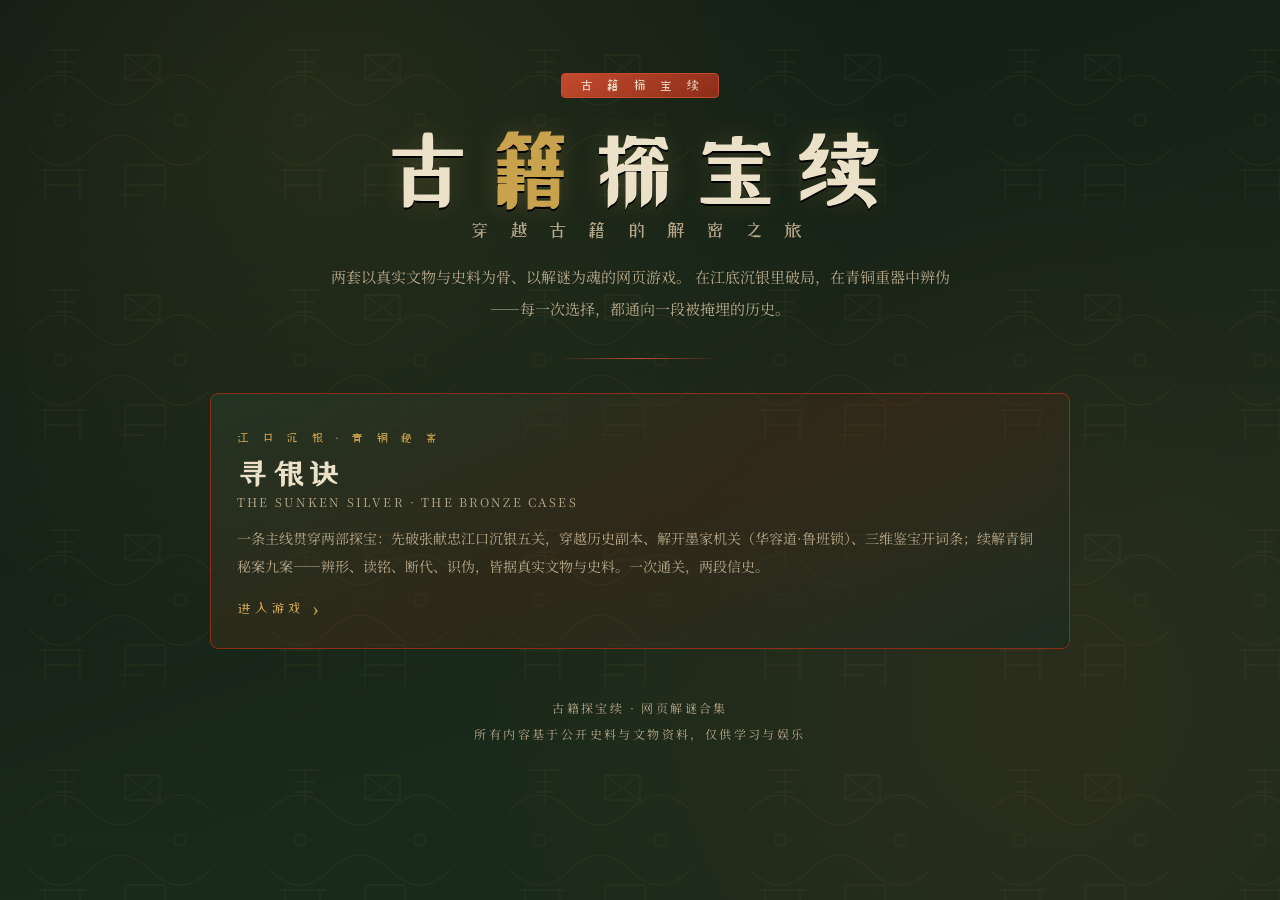
<file: index.html>
<!DOCTYPE html>
<html lang="zh-CN">
<head>
  <meta charset="UTF-8">
  <meta name="viewport" content="width=device-width, initial-scale=1.0">
  <title>古籍探宝续 — 穿越古籍的解密之旅</title>
  <meta name="description" content="古籍探宝续：江口沉银·寻银诀 与 鉴藏司·青铜秘案 两款古籍文物解谜游戏的合集入口。">
  <link rel="preconnect" href="https://fonts.googleapis.com">
  <link rel="icon" href="[data-uri]">
  <link rel="stylesheet" href="https://fonts.googleapis.com/css2?family=Noto+Serif+SC:wght@400;700;900&family=ZCOOL+XiaoWei&family=Ma+Shan+Zheng&display=swap">
  <style>
    :root{
      --ink:#0f1a12; --ink-2:#1a2a1a; --panel:#1d2c1f; --panel2:#243423;
      --paper:#ebe0c8; --paper-dim:#b8a88a; --silver:#c4b998; --silver-hi:#f3e9d6;
      --bronze:#9c6b3f; --bronze-l:#c79a5b;
      --cinnabar:#c44a2e; --cinnabar-d:#8b2e1a; --cinnabar-l:#d4785e;
      --gold:#c9a24e; --gold-hi:#e8cd7a; --jade:#6b8e7b; --ok:#7a9e6e;
      --serif:"Noto Serif SC","Songti SC","STSong","SimSun",serif;
      --seal-font:"ZCOOL XiaoWei","Ma Shan Zheng","STKaiti","KaiTi",serif;
    }
    *{box-sizing:border-box;margin:0;padding:0}
    html,body{height:100%}
    body{
      font-family:var(--serif);
      color:var(--paper);
      background:
        radial-gradient(circle at 25% 12%, rgba(201,162,78,.10), transparent 45%),
        radial-gradient(circle at 82% 78%, rgba(196,74,46,.10), transparent 45%),
        linear-gradient(160deg,#0f1a12,#1a2a1a 70%);
      background-attachment:fixed;
      min-height:100%;
      display:flex;flex-direction:column;align-items:center;
      padding:clamp(24px,6vw,72px) 18px 40px;
    }
    /* 青铜铭文暗纹 */
    body::before{content:"";position:fixed;inset:0;pointer-events:none;opacity:.07;z-index:0;
      background-image:url("[data-uri]");
      background-repeat:repeat;background-size:240px 240px;
    }
    .brand{text-align:center;margin-bottom:10px;position:relative;z-index:1}
    .seal{
      display:inline-block;font-family:var(--seal-font);font-size:13px;letter-spacing:.4em;
      color:var(--paper);border:1px solid var(--cinnabar);
      padding:5px 14px 5px 18px;border-radius:4px;
      background:linear-gradient(145deg,var(--cinnabar),var(--cinnabar-d));
    }
    h1{
      font-family:var(--seal-font);
      font-size:clamp(44px,9vw,84px);font-weight:900;letter-spacing:.2em;
      margin:20px 0 8px;color:var(--paper);
      text-shadow:0 2px 0 #000,0 0 24px rgba(201,162,78,.2);
      position:relative;z-index:1;
    }
    h1 .accent{color:var(--gold)}
    .subtitle{
      font-family:var(--seal-font);font-size:clamp(14px,3.4vw,19px);
      color:var(--paper-dim);letter-spacing:.4em;position:relative;z-index:1;
    }
    .lead{
      max-width:640px;text-align:center;color:var(--paper-dim);
      font-size:15px;line-height:2.1;margin:22px auto 6px;position:relative;z-index:1;
    }
    .rule{
      width:160px;height:1px;margin:28px auto;
      background:linear-gradient(90deg,transparent,var(--cinnabar),transparent);position:relative;z-index:1;
    }
    .games{
      display:grid;grid-template-columns:repeat(auto-fit,minmax(280px,1fr));
      gap:22px;width:100%;max-width:860px;margin-top:6px;position:relative;z-index:1;
    }
    .card{
      position:relative;display:block;text-decoration:none;color:inherit;
      border:1px solid var(--cinnabar-d);border-radius:8px;
      padding:30px 26px;overflow:hidden;
      background:linear-gradient(155deg,var(--panel2),var(--panel));
      transition:transform .25s ease,border-color .25s ease,box-shadow .25s ease;
    }
    .card:hover{
      transform:translateY(-6px);
      border-color:var(--gold);
      box-shadow:0 16px 40px rgba(0,0,0,.5),0 0 0 1px rgba(201,162,78,.25) inset;
    }
    .card .tag{
      font-family:var(--seal-font);font-size:12px;letter-spacing:.4em;color:var(--gold);
    }
    .card h2{
      font-family:var(--seal-font);font-size:30px;font-weight:900;margin:12px 0 4px;letter-spacing:.15em;color:var(--paper);
    }
    .card .en{font-size:12px;color:var(--paper-dim);letter-spacing:.18em;margin-bottom:14px}
    .card p{font-size:14px;line-height:2;color:var(--paper-dim)}
    .card .enter{
      margin-top:18px;display:inline-flex;align-items:center;gap:8px;
      font-size:14px;color:var(--gold);letter-spacing:.2em;font-family:var(--seal-font);
    }
    .card .enter::after{content:"›";font-size:20px;line-height:1}
    .card.jk{background:linear-gradient(155deg,var(--panel2),rgba(139,46,26,.18),var(--panel))}
    footer{
      margin-top:46px;text-align:center;color:var(--paper-dim);
      font-size:12px;letter-spacing:.2em;line-height:2.2;position:relative;z-index:1;
    }
    footer a{color:var(--bronze-l);text-decoration:none}
  </style>
</head>
<body>
  <div class="brand">
    <span class="seal">古 籍 探 宝 续</span>
  </div>
  <h1>古<span class="accent">籍</span>探宝续</h1>
  <div class="subtitle">穿 越 古 籍 的 解 密 之 旅</div>

  <p class="lead">
    两套以真实文物与史料为骨、以解谜为魂的网页游戏。
    在江底沉银里破局，在青铜重器中辨伪——每一次选择，都通向一段被掩埋的历史。
  </p>

  <div class="rule"></div>

  <main class="games">
    <a class="card jk" href="./jiangkou-chenyin/">
      <span class="tag">江 口 沉 银 · 青 铜 秘 案</span>
      <h2>寻银诀</h2>
      <div class="en">THE SUNKEN SILVER · THE BRONZE CASES</div>
      <p>一条主线贯穿两部探宝：先破张献忠江口沉银五关，穿越历史副本、解开墨家机关（华容道·鲁班锁）、三维鉴宝开词条；续解青铜秘案九案——辨形、读铭、断代、识伪，皆据真实文物与史料。一次通关，两段信史。</p>
      <span class="enter">进入游戏</span>
    </a>
  </main>

  <footer>
    古籍探宝续 · 网页解谜合集<br>
    所有内容基于公开史料与文物资料，仅供学习与娱乐
  </footer>
</body>
</html>
</file>
